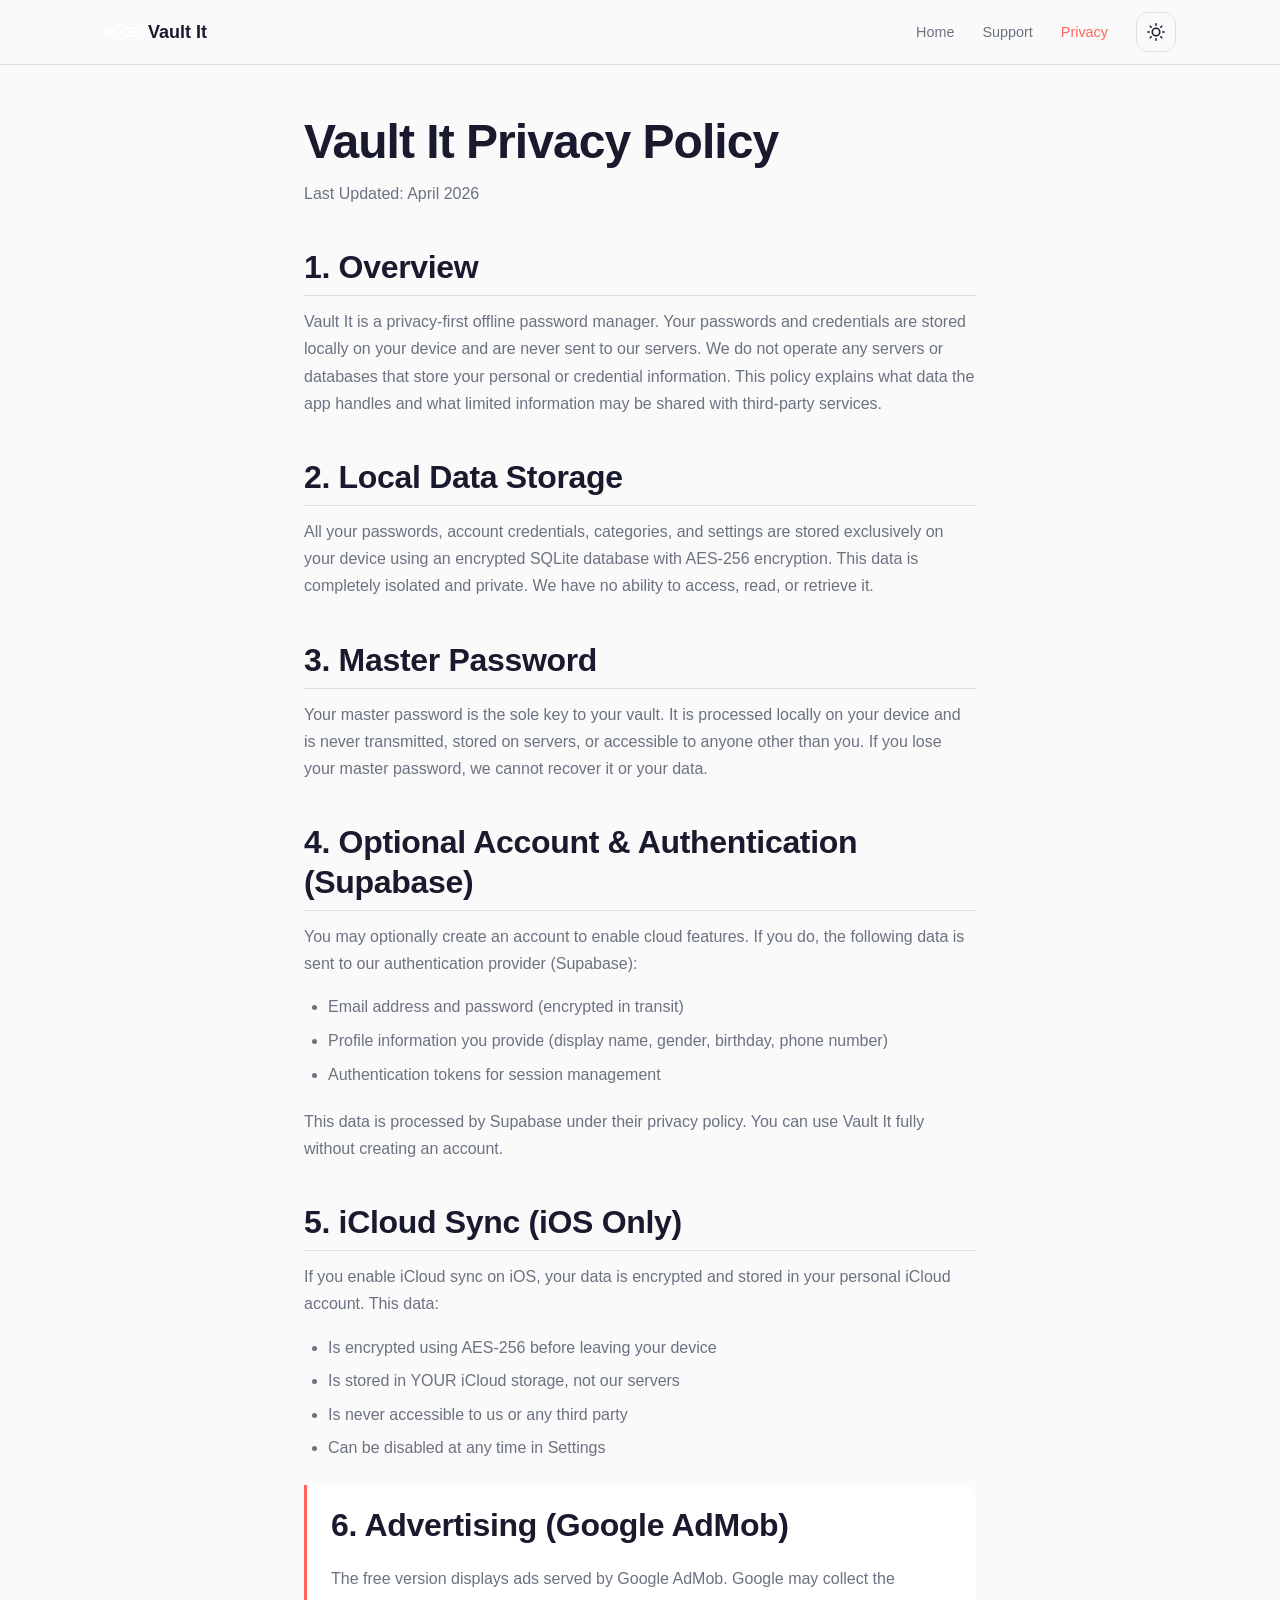
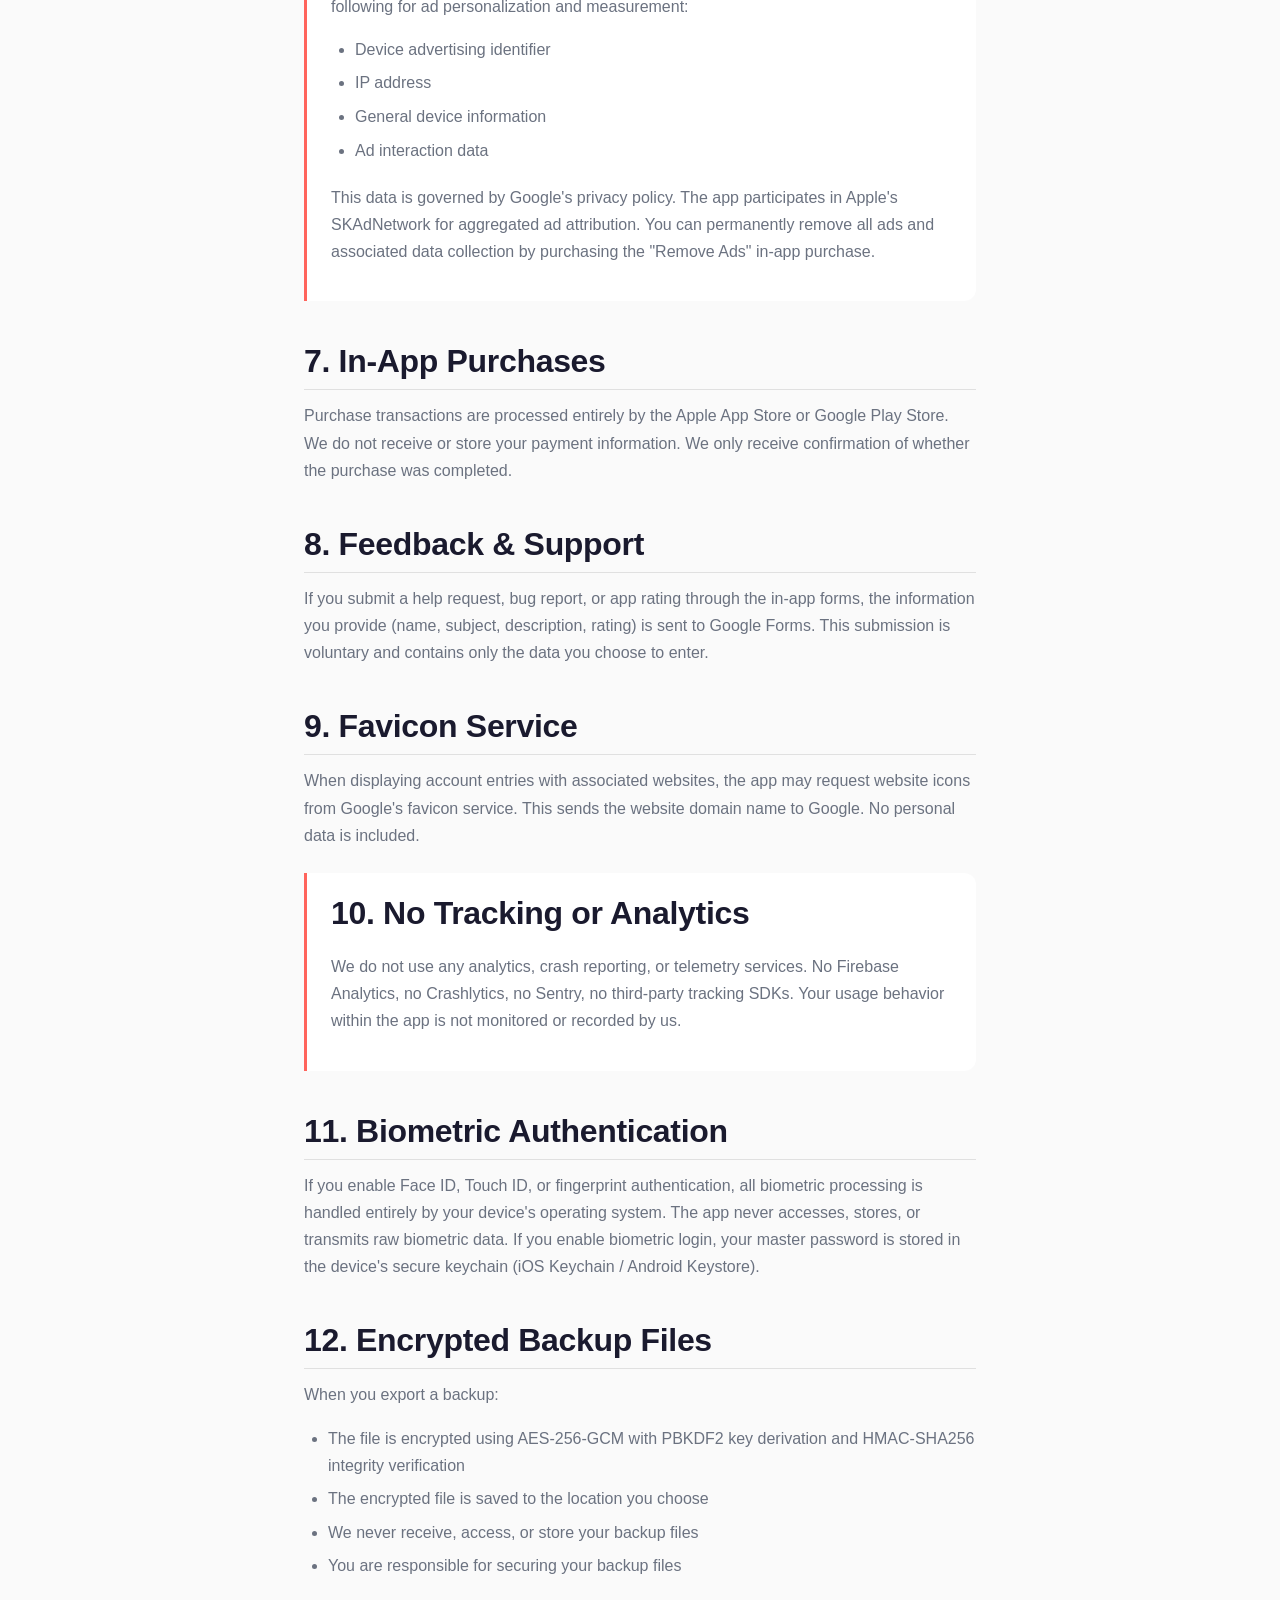
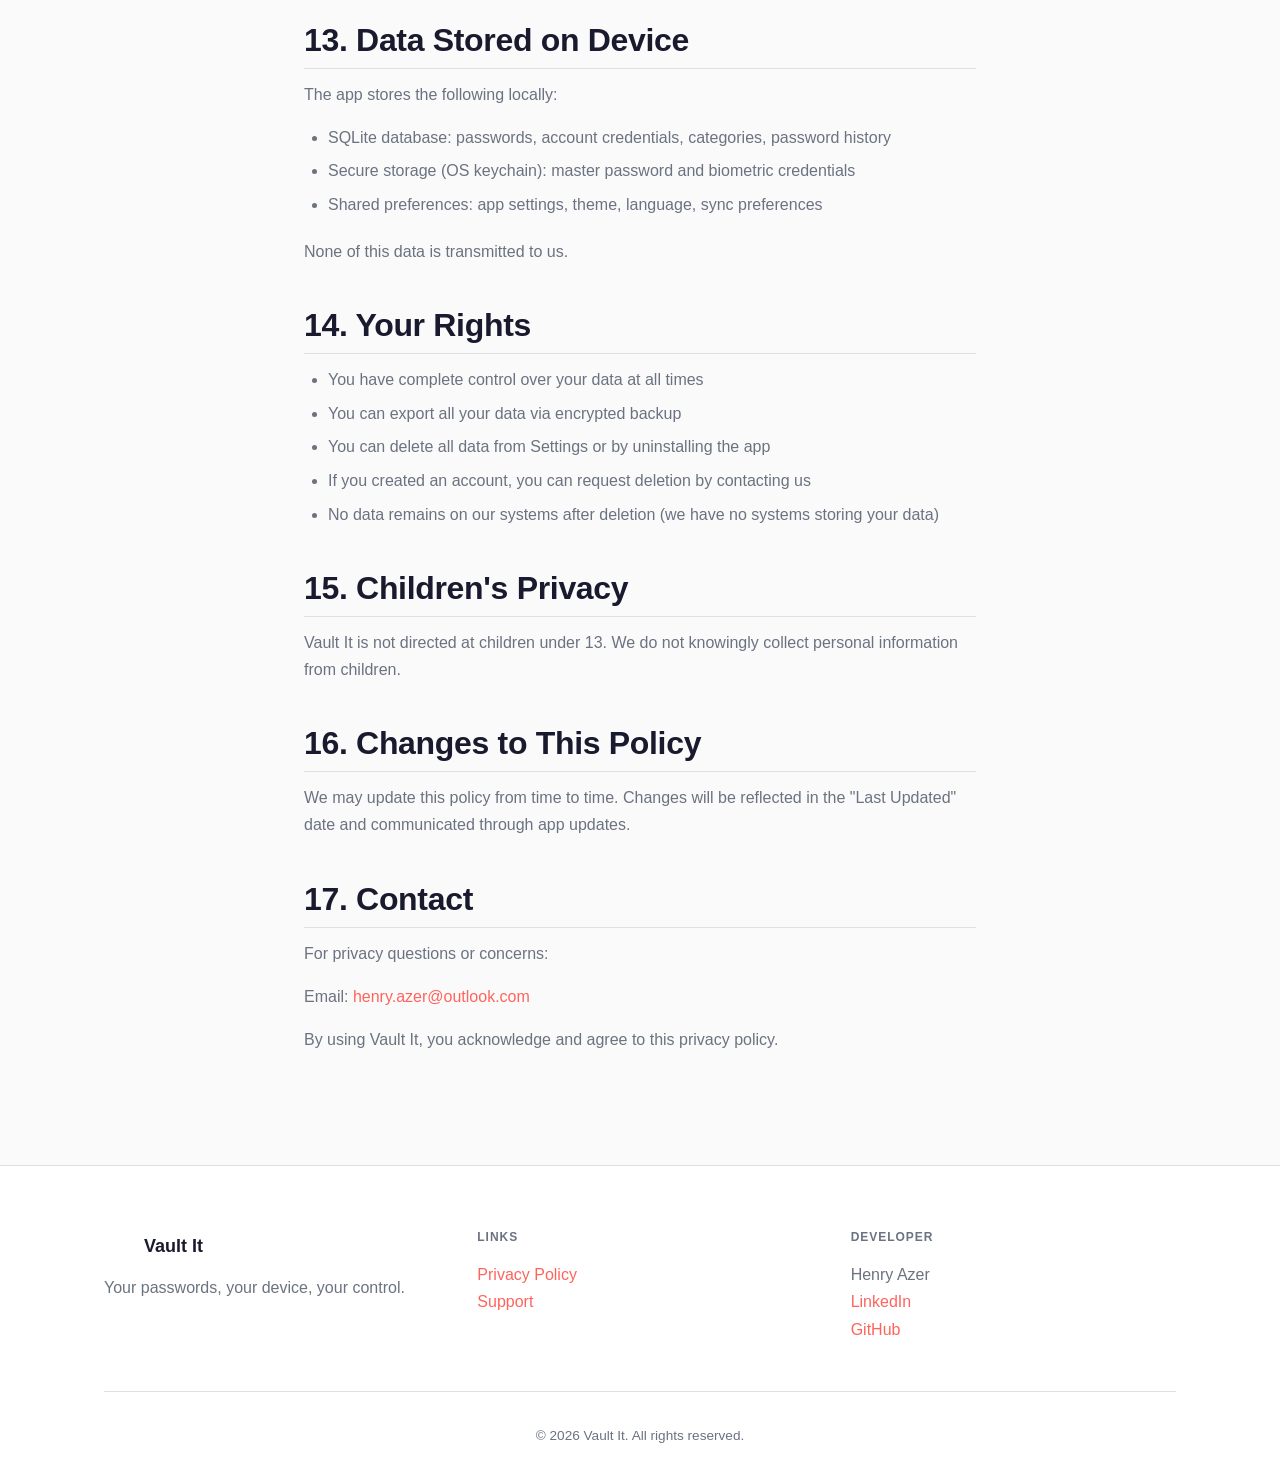
<file: privacy-policy.html>
<!DOCTYPE html>
<html lang="en">
<head>
  <meta charset="UTF-8">
  <meta name="viewport" content="width=device-width, initial-scale=1.0">
  <title>Privacy Policy — Vault It | Secure Offline Password Manager</title>
  <link rel="icon" href="assets/favicon.png" type="image/png">
  <link rel="apple-touch-icon" href="assets/apple-touch-icon.png">
  <link rel="stylesheet" href="css/styles.css">
</head>
<body>

<!-- Nav Bar -->
<nav class="nav">
  <div class="nav__inner">
    <a href="index.html" class="nav__brand">
      <img src="assets/logo-light.png" alt="Vault It" data-logo>
      <span>Vault It</span>
    </a>
    <ul class="nav__links">
      <li><a href="index.html">Home</a></li>
      <li><a href="support.html">Support</a></li>
      <li><a href="privacy-policy.html" style="color: var(--primary);">Privacy</a></li>
      <li>
        <button class="theme-toggle" onclick="toggleTheme()" aria-label="Toggle theme">
          <svg class="icon-sun" xmlns="http://www.w3.org/2000/svg" width="18" height="18" viewBox="0 0 24 24" fill="none" stroke="currentColor" stroke-width="2" stroke-linecap="round" stroke-linejoin="round"><circle cx="12" cy="12" r="5"/><line x1="12" y1="1" x2="12" y2="3"/><line x1="12" y1="21" x2="12" y2="23"/><line x1="4.22" y1="4.22" x2="5.64" y2="5.64"/><line x1="18.36" y1="18.36" x2="19.78" y2="19.78"/><line x1="1" y1="12" x2="3" y2="12"/><line x1="21" y1="12" x2="23" y2="12"/><line x1="4.22" y1="19.78" x2="5.64" y2="18.36"/><line x1="18.36" y1="5.64" x2="19.78" y2="4.22"/></svg>
          <svg class="icon-moon" xmlns="http://www.w3.org/2000/svg" width="18" height="18" viewBox="0 0 24 24" fill="none" stroke="currentColor" stroke-width="2" stroke-linecap="round" stroke-linejoin="round"><path d="M21 12.79A9 9 0 1 1 11.21 3 7 7 0 0 0 21 12.79z"/></svg>
        </button>
      </li>
    </ul>
    <button class="nav__toggle" onclick="toggleMobileNav()" aria-label="Menu">
      <svg xmlns="http://www.w3.org/2000/svg" width="24" height="24" viewBox="0 0 24 24" fill="none" stroke="currentColor" stroke-width="2"><line x1="3" y1="12" x2="21" y2="12"/><line x1="3" y1="6" x2="21" y2="6"/><line x1="3" y1="18" x2="21" y2="18"/></svg>
    </button>
  </div>
</nav>
<div class="nav__mobile-menu">
  <a href="index.html" onclick="closeMobileNav()">Home</a>
  <a href="support.html" onclick="closeMobileNav()">Support</a>
  <a href="privacy-policy.html" onclick="closeMobileNav()">Privacy</a>
</div>

<!-- Main Content -->
<main>
  <section class="section" style="padding-top: 7rem;">
    <div class="container--narrow policy-content">

      <h1 style="margin-bottom: 0.5rem;">Vault It Privacy Policy</h1>
      <p style="color: var(--text-secondary); margin-bottom: 2.5rem;">Last Updated: April 2026</p>

      <!-- Section 1 -->
      <h2>1. Overview</h2>
      <p>Vault It is a privacy-first offline password manager. Your passwords and credentials are stored locally on your device and are never sent to our servers. We do not operate any servers or databases that store your personal or credential information. This policy explains what data the app handles and what limited information may be shared with third-party services.</p>

      <!-- Section 2 -->
      <h2>2. Local Data Storage</h2>
      <p>All your passwords, account credentials, categories, and settings are stored exclusively on your device using an encrypted SQLite database with AES-256 encryption. This data is completely isolated and private. We have no ability to access, read, or retrieve it.</p>

      <!-- Section 3 -->
      <h2>3. Master Password</h2>
      <p>Your master password is the sole key to your vault. It is processed locally on your device and is never transmitted, stored on servers, or accessible to anyone other than you. If you lose your master password, we cannot recover it or your data.</p>

      <!-- Section 4 -->
      <h2>4. Optional Account &amp; Authentication (Supabase)</h2>
      <p>You may optionally create an account to enable cloud features. If you do, the following data is sent to our authentication provider (Supabase):</p>
      <ul>
        <li>Email address and password (encrypted in transit)</li>
        <li>Profile information you provide (display name, gender, birthday, phone number)</li>
        <li>Authentication tokens for session management</li>
      </ul>
      <p>This data is processed by Supabase under their privacy policy. You can use Vault It fully without creating an account.</p>

      <!-- Section 5 -->
      <h2>5. iCloud Sync (iOS Only)</h2>
      <p>If you enable iCloud sync on iOS, your data is encrypted and stored in your personal iCloud account. This data:</p>
      <ul>
        <li>Is encrypted using AES-256 before leaving your device</li>
        <li>Is stored in YOUR iCloud storage, not our servers</li>
        <li>Is never accessible to us or any third party</li>
        <li>Can be disabled at any time in Settings</li>
      </ul>

      <!-- Section 6 -->
      <div class="callout">
        <h2>6. Advertising (Google AdMob)</h2>
        <p>The free version displays ads served by Google AdMob. Google may collect the following for ad personalization and measurement:</p>
        <ul>
          <li>Device advertising identifier</li>
          <li>IP address</li>
          <li>General device information</li>
          <li>Ad interaction data</li>
        </ul>
        <p>This data is governed by Google's privacy policy. The app participates in Apple's SKAdNetwork for aggregated ad attribution. You can permanently remove all ads and associated data collection by purchasing the "Remove Ads" in-app purchase.</p>
      </div>

      <!-- Section 7 -->
      <h2>7. In-App Purchases</h2>
      <p>Purchase transactions are processed entirely by the Apple App Store or Google Play Store. We do not receive or store your payment information. We only receive confirmation of whether the purchase was completed.</p>

      <!-- Section 8 -->
      <h2>8. Feedback &amp; Support</h2>
      <p>If you submit a help request, bug report, or app rating through the in-app forms, the information you provide (name, subject, description, rating) is sent to Google Forms. This submission is voluntary and contains only the data you choose to enter.</p>

      <!-- Section 9 -->
      <h2>9. Favicon Service</h2>
      <p>When displaying account entries with associated websites, the app may request website icons from Google's favicon service. This sends the website domain name to Google. No personal data is included.</p>

      <!-- Section 10 -->
      <div class="callout">
        <h2>10. No Tracking or Analytics</h2>
        <p>We do not use any analytics, crash reporting, or telemetry services. No Firebase Analytics, no Crashlytics, no Sentry, no third-party tracking SDKs. Your usage behavior within the app is not monitored or recorded by us.</p>
      </div>

      <!-- Section 11 -->
      <h2>11. Biometric Authentication</h2>
      <p>If you enable Face ID, Touch ID, or fingerprint authentication, all biometric processing is handled entirely by your device's operating system. The app never accesses, stores, or transmits raw biometric data. If you enable biometric login, your master password is stored in the device's secure keychain (iOS Keychain / Android Keystore).</p>

      <!-- Section 12 -->
      <h2>12. Encrypted Backup Files</h2>
      <p>When you export a backup:</p>
      <ul>
        <li>The file is encrypted using AES-256-GCM with PBKDF2 key derivation and HMAC-SHA256 integrity verification</li>
        <li>The encrypted file is saved to the location you choose</li>
        <li>We never receive, access, or store your backup files</li>
        <li>You are responsible for securing your backup files</li>
      </ul>

      <!-- Section 13 -->
      <h2>13. Data Stored on Device</h2>
      <p>The app stores the following locally:</p>
      <ul>
        <li>SQLite database: passwords, account credentials, categories, password history</li>
        <li>Secure storage (OS keychain): master password and biometric credentials</li>
        <li>Shared preferences: app settings, theme, language, sync preferences</li>
      </ul>
      <p>None of this data is transmitted to us.</p>

      <!-- Section 14 -->
      <h2>14. Your Rights</h2>
      <ul>
        <li>You have complete control over your data at all times</li>
        <li>You can export all your data via encrypted backup</li>
        <li>You can delete all data from Settings or by uninstalling the app</li>
        <li>If you created an account, you can request deletion by contacting us</li>
        <li>No data remains on our systems after deletion (we have no systems storing your data)</li>
      </ul>

      <!-- Section 15 -->
      <h2>15. Children's Privacy</h2>
      <p>Vault It is not directed at children under 13. We do not knowingly collect personal information from children.</p>

      <!-- Section 16 -->
      <h2>16. Changes to This Policy</h2>
      <p>We may update this policy from time to time. Changes will be reflected in the "Last Updated" date and communicated through app updates.</p>

      <!-- Section 17 -->
      <h2>17. Contact</h2>
      <p>For privacy questions or concerns:</p>
      <p>Email: <a href="mailto:henry.azer@outlook.com">henry.azer@outlook.com</a></p>

      <p>By using Vault It, you acknowledge and agree to this privacy policy.</p>

    </div>
  </section>
</main>

<!-- Footer -->
<footer class="footer">
  <div class="container">
    <div class="footer__grid">
      <div class="footer__col">
        <a href="index.html" class="footer__brand">
          <img src="assets/logo-light.png" alt="Vault It" data-logo>
          <span>Vault It</span>
        </a>
        <p>Your passwords, your device, your control.</p>
      </div>
      <div class="footer__col">
        <h4>Links</h4>
        <ul>
          <li><a href="privacy-policy.html">Privacy Policy</a></li>
          <li><a href="support.html">Support</a></li>
        </ul>
      </div>
      <div class="footer__col">
        <h4>Developer</h4>
        <p>Henry Azer</p>
        <ul>
          <li><a href="https://linkedin.com/in/henry-azer" target="_blank" rel="noopener">LinkedIn</a></li>
          <li><a href="https://github.com/henry-azer" target="_blank" rel="noopener">GitHub</a></li>
        </ul>
      </div>
    </div>
    <div class="footer__bottom">
      <p>&copy; 2026 Vault It. All rights reserved.</p>
    </div>
  </div>
</footer>

<script src="js/main.js"></script>
</body>
</html>
</file>
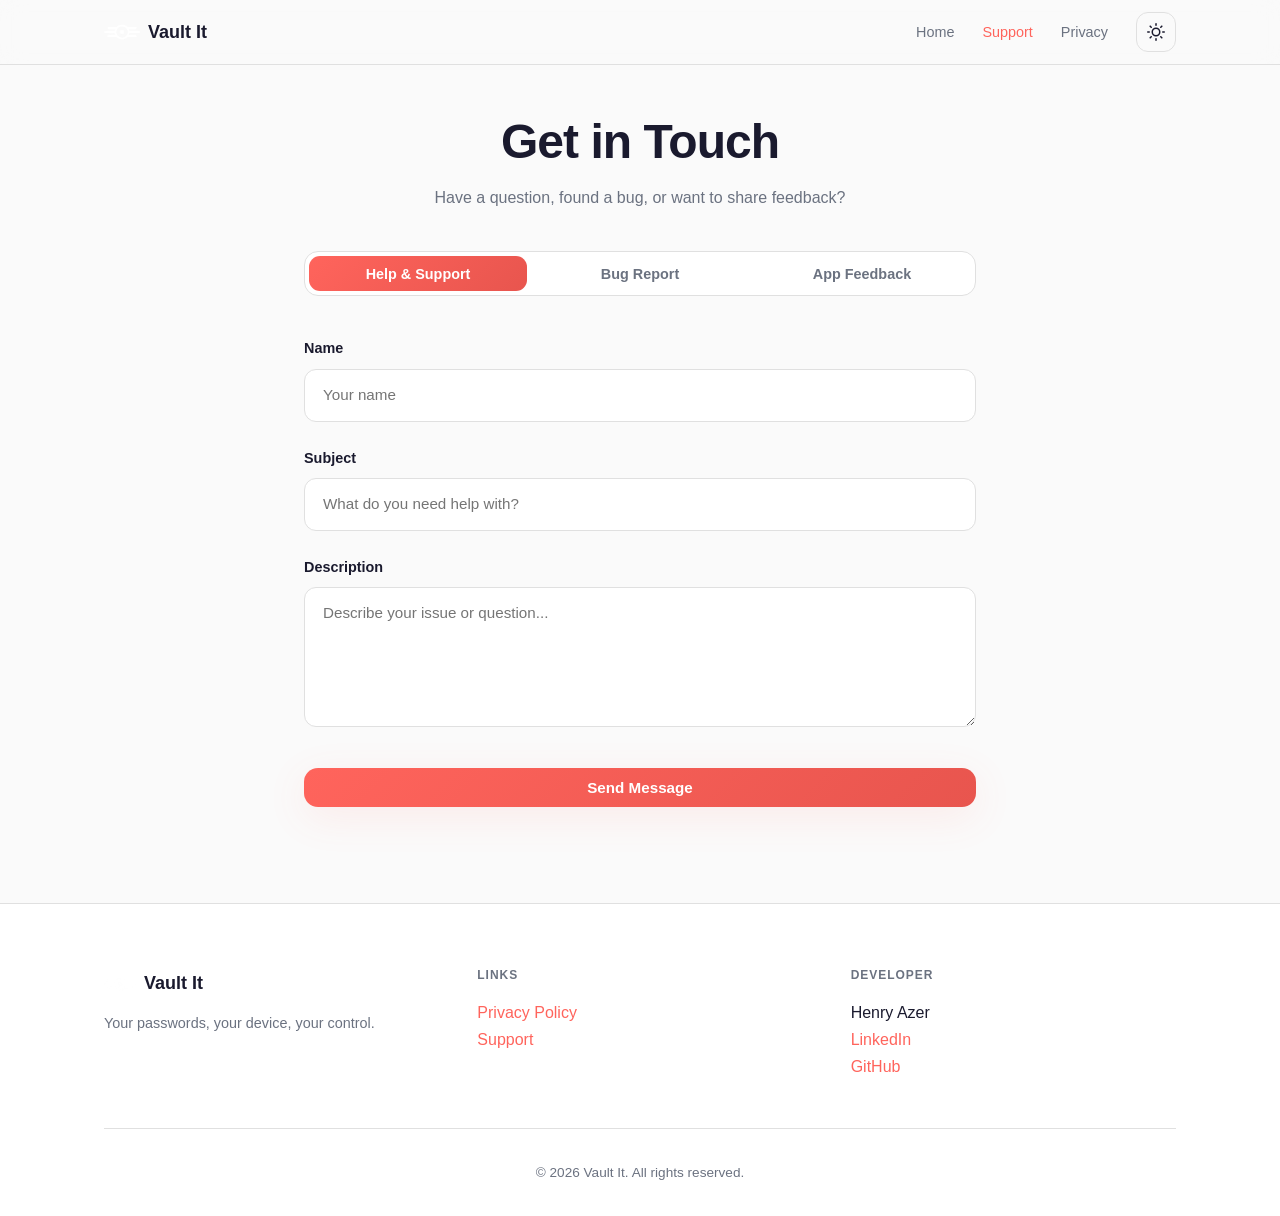
<file: support.html>
<!DOCTYPE html>
<html lang="en">
<head>
  <meta charset="UTF-8">
  <meta name="viewport" content="width=device-width, initial-scale=1.0">
  <title>Support — Vault It | Secure Offline Password Manager</title>
  <link rel="icon" href="assets/favicon.png" type="image/png">
  <link rel="apple-touch-icon" href="assets/apple-touch-icon.png">
  <link rel="stylesheet" href="css/styles.css">
</head>
<body>

<!-- Nav Bar -->
<nav class="nav">
  <div class="nav__inner">
    <a href="index.html" class="nav__brand">
      <img src="assets/logo-light.png" alt="Vault It" data-logo>
      <span>Vault It</span>
    </a>
    <ul class="nav__links">
      <li><a href="index.html">Home</a></li>
      <li><a href="support.html" style="color: var(--primary);">Support</a></li>
      <li><a href="privacy-policy.html">Privacy</a></li>
      <li>
        <button class="theme-toggle" onclick="toggleTheme()" aria-label="Toggle theme">
          <svg class="icon-sun" xmlns="http://www.w3.org/2000/svg" width="18" height="18" viewBox="0 0 24 24" fill="none" stroke="currentColor" stroke-width="2" stroke-linecap="round" stroke-linejoin="round"><circle cx="12" cy="12" r="5"/><line x1="12" y1="1" x2="12" y2="3"/><line x1="12" y1="21" x2="12" y2="23"/><line x1="4.22" y1="4.22" x2="5.64" y2="5.64"/><line x1="18.36" y1="18.36" x2="19.78" y2="19.78"/><line x1="1" y1="12" x2="3" y2="12"/><line x1="21" y1="12" x2="23" y2="12"/><line x1="4.22" y1="19.78" x2="5.64" y2="18.36"/><line x1="18.36" y1="5.64" x2="19.78" y2="4.22"/></svg>
          <svg class="icon-moon" xmlns="http://www.w3.org/2000/svg" width="18" height="18" viewBox="0 0 24 24" fill="none" stroke="currentColor" stroke-width="2" stroke-linecap="round" stroke-linejoin="round"><path d="M21 12.79A9 9 0 1 1 11.21 3 7 7 0 0 0 21 12.79z"/></svg>
        </button>
      </li>
    </ul>
    <button class="nav__toggle" onclick="toggleMobileNav()" aria-label="Menu">
      <svg xmlns="http://www.w3.org/2000/svg" width="24" height="24" viewBox="0 0 24 24" fill="none" stroke="currentColor" stroke-width="2"><line x1="3" y1="12" x2="21" y2="12"/><line x1="3" y1="6" x2="21" y2="6"/><line x1="3" y1="18" x2="21" y2="18"/></svg>
    </button>
  </div>
</nav>
<div class="nav__mobile-menu">
  <a href="index.html" onclick="closeMobileNav()">Home</a>
  <a href="support.html" onclick="closeMobileNav()">Support</a>
  <a href="privacy-policy.html" onclick="closeMobileNav()">Privacy</a>
</div>

<!-- Main Content -->
<main>
  <section class="section" style="padding-top: 7rem;">
    <div class="container--narrow">
      <div class="support-header">
        <h1>Get in Touch</h1>
        <p>Have a question, found a bug, or want to share feedback?</p>
      </div>

      <!-- Type Selector Pills -->
      <div class="pills">
        <button class="pill active" data-type="help">Help &amp; Support</button>
        <button class="pill" data-type="bug">Bug Report</button>
        <button class="pill" data-type="feedback">App Feedback</button>
      </div>

      <!-- Support Form -->
      <form class="support-form" id="support-form">

        <!-- Help Section (visible by default) -->
        <div class="form-section" data-section="help">
          <div class="form-group">
            <label for="help-name">Name</label>
            <input type="text" id="help-name" data-field="name" placeholder="Your name" required>
            <p class="error-msg">Please enter your name</p>
          </div>
          <div class="form-group">
            <label for="help-subject">Subject</label>
            <input type="text" id="help-subject" data-field="subject" placeholder="What do you need help with?" required>
            <p class="error-msg">Please enter a subject</p>
          </div>
          <div class="form-group">
            <label for="help-desc">Description</label>
            <textarea id="help-desc" data-field="description" placeholder="Describe your issue or question..." required></textarea>
            <p class="error-msg">Please enter a description</p>
          </div>
        </div>

        <!-- Bug Section (hidden) -->
        <div class="form-section" data-section="bug" style="display: none;">
          <div class="form-group">
            <label for="bug-name">Name</label>
            <input type="text" id="bug-name" data-field="name" placeholder="Your name" required>
            <p class="error-msg">Please enter your name</p>
          </div>
          <div class="form-group">
            <label for="bug-subject">Subject</label>
            <input type="text" id="bug-subject" data-field="subject" placeholder="Brief description of the bug" required>
            <p class="error-msg">Please enter a subject</p>
          </div>
          <div class="form-group">
            <label for="bug-desc">Description</label>
            <textarea id="bug-desc" data-field="description" placeholder="Steps to reproduce, expected vs actual behavior..." required></textarea>
            <p class="error-msg">Please enter a description</p>
          </div>
        </div>

        <!-- Feedback Section (hidden) -->
        <div class="form-section" data-section="feedback" style="display: none;">
          <div class="form-group">
            <label for="fb-name">Name</label>
            <input type="text" id="fb-name" data-field="name" placeholder="Your name" required>
            <p class="error-msg">Please enter your name</p>
          </div>
          <div class="form-group">
            <label>Rating</label>
            <div class="star-rating">
              <input type="radio" id="star5" name="rating" value="5"><label for="star5">&#9733;</label>
              <input type="radio" id="star4" name="rating" value="4"><label for="star4">&#9733;</label>
              <input type="radio" id="star3" name="rating" value="3"><label for="star3">&#9733;</label>
              <input type="radio" id="star2" name="rating" value="2"><label for="star2">&#9733;</label>
              <input type="radio" id="star1" name="rating" value="1"><label for="star1">&#9733;</label>
            </div>
            <p class="error-msg">Please select a rating</p>
          </div>
          <div class="form-group">
            <label for="fb-desc">Description</label>
            <textarea id="fb-desc" data-field="description" placeholder="Tell us what you think..." required></textarea>
            <p class="error-msg">Please enter a description</p>
          </div>
        </div>

        <button type="submit" class="btn btn--primary" style="width: 100%; margin-top: 0.5rem;">Send Message</button>
      </form>
    </div>
  </section>
</main>

<!-- Footer -->
<footer class="footer">
  <div class="container">
    <div class="footer__grid">
      <div class="footer__col">
        <a href="index.html" class="footer__brand">
          <img src="assets/logo-light.png" alt="Vault It" data-logo>
          <span>Vault It</span>
        </a>
        <p class="footer__tagline">Your passwords, your device, your control.</p>
      </div>
      <div class="footer__col">
        <h4>Links</h4>
        <ul>
          <li><a href="privacy-policy.html">Privacy Policy</a></li>
          <li><a href="support.html">Support</a></li>
        </ul>
      </div>
      <div class="footer__col">
        <h4>Developer</h4>
        <ul>
          <li><span>Henry Azer</span></li>
          <li><a href="https://www.linkedin.com/in/henry-azer" target="_blank" rel="noopener">LinkedIn</a></li>
          <li><a href="https://github.com/henry-azer" target="_blank" rel="noopener">GitHub</a></li>
        </ul>
      </div>
    </div>
    <div class="footer__bottom">
      <p>&copy; 2026 Vault It. All rights reserved.</p>
    </div>
  </div>
</footer>

<script src="js/main.js"></script>
</body>
</html>
</file>
<file: css/styles.css>
/* ============================================================
   Vault It Design System
   Shared CSS for GitHub Pages site
   ============================================================ */

/* ----------------------------------------------------------
   1. Design Tokens (Light Mode)
   ---------------------------------------------------------- */
:root {
  --primary: #FF645C;
  --secondary: #E8554E;
  --bg: #FAFAFA;
  --surface: #FFFFFF;
  --text-primary: #1A1A2E;
  --text-secondary: #6B7280;
  --border: #E0E0E0;
  --gradient-start: #FF645C;
  --gradient-end: #E8554E;
  --nav-bg: rgba(250, 250, 250, 0.85);
  --shadow: 0 1px 3px rgba(0, 0, 0, 0.08);
  --shadow-lg: 0 10px 40px rgba(255, 100, 92, 0.1);
}

/* Dark Mode */
[data-theme="dark"] {
  --primary: #FF7A73;
  --secondary: #FF9E99;
  --bg: #16213E;
  --surface: #1E2746;
  --text-primary: #F8FAFC;
  --text-secondary: #9CA3AF;
  --border: #2E3A59;
  --nav-bg: rgba(22, 33, 62, 0.85);
  --shadow: 0 1px 3px rgba(0, 0, 0, 0.3);
  --shadow-lg: 0 10px 40px rgba(255, 122, 115, 0.1);
}

/* ----------------------------------------------------------
   2. Reset & Base
   ---------------------------------------------------------- */
*,
*::before,
*::after {
  box-sizing: border-box;
  margin: 0;
  padding: 0;
}

html {
  scroll-behavior: smooth;
  scroll-padding-top: 80px;
}

body {
  font-family: -apple-system, BlinkMacSystemFont, "Segoe UI", Roboto,
    Oxygen-Sans, Ubuntu, Cantarell, "Helvetica Neue", sans-serif;
  font-size: 1rem;
  line-height: 1.7;
  color: var(--text-primary);
  background-color: var(--bg);
  -webkit-font-smoothing: antialiased;
  -moz-osx-font-smoothing: grayscale;
}

img {
  max-width: 100%;
  display: block;
}

ul,
ol {
  list-style: none;
}

a {
  color: var(--primary);
  text-decoration: none;
  transition: color 0.2s ease;
}

a:hover {
  color: var(--secondary);
}

/* ----------------------------------------------------------
   3. Typography
   ---------------------------------------------------------- */
h1,
h2,
h3,
h4,
h5,
h6 {
  color: var(--text-primary);
  line-height: 1.25;
}

h1 {
  font-size: 3rem;
  font-weight: 700;
  letter-spacing: -0.02em;
}

h2 {
  font-size: 2rem;
  font-weight: 700;
  letter-spacing: -0.01em;
}

h3 {
  font-size: 1.15rem;
  font-weight: 600;
}

p {
  color: var(--text-secondary);
}

/* ----------------------------------------------------------
   4. Layout
   ---------------------------------------------------------- */
.container {
  width: 100%;
  max-width: 1120px;
  margin: 0 auto;
  padding: 0 1.5rem;
}

.container--narrow {
  width: 100%;
  max-width: 720px;
  margin: 0 auto;
  padding: 0 1.5rem;
}

.section {
  padding: 6rem 0;
}

.section__header {
  text-align: center;
  max-width: 640px;
  margin: 0 auto 3rem;
}
.section__header p {
  margin-top: 0.75rem;
  font-size: 1.1rem;
}

/* ----------------------------------------------------------
   5. Navigation Bar
   ---------------------------------------------------------- */
.nav {
  position: fixed;
  top: 0;
  left: 0;
  right: 0;
  z-index: 1000;
  background-color: var(--nav-bg);
  backdrop-filter: blur(12px);
  -webkit-backdrop-filter: blur(12px);
  border-bottom: 1px solid var(--border);
  transition: background-color 0.3s ease;
}

.nav__inner {
  display: flex;
  align-items: center;
  justify-content: space-between;
  height: 64px;
  max-width: 1120px;
  margin: 0 auto;
  padding: 0 1.5rem;
}

.nav__brand {
  display: flex;
  align-items: center;
  gap: 0.5rem;
  text-decoration: none;
  color: var(--text-primary);
  font-weight: 700;
  font-size: 1.125rem;
}

.nav__brand img {
  width: 36px;
  height: 36px;
  border-radius: 8px;
}

.nav__links {
  display: flex;
  align-items: center;
  gap: 1.75rem;
}

.nav__links a {
  color: var(--text-secondary);
  font-size: 0.9rem;
  font-weight: 500;
  transition: color 0.2s ease;
}

.nav__links a:hover {
  color: var(--primary);
}

.nav__toggle {
  display: none;
  background: none;
  border: none;
  cursor: pointer;
  padding: 0.5rem;
  color: var(--text-primary);
}

.nav__toggle svg {
  width: 24px;
  height: 24px;
}

/* Theme Toggle */
.theme-toggle {
  display: flex;
  align-items: center;
  justify-content: center;
  width: 40px;
  height: 40px;
  border: 1px solid var(--border);
  border-radius: 12px;
  background: transparent;
  color: var(--text-primary);
  cursor: pointer;
  transition: border-color 0.2s ease, background-color 0.2s ease;
}

.theme-toggle:hover {
  border-color: var(--primary);
  background-color: var(--surface);
}

.theme-toggle .icon-sun {
  display: block;
}

.theme-toggle .icon-moon {
  display: none;
}

[data-theme="dark"] .theme-toggle .icon-sun {
  display: none;
}

[data-theme="dark"] .theme-toggle .icon-moon {
  display: block;
}

/* ----------------------------------------------------------
   6. Mobile Navigation
   ---------------------------------------------------------- */
.nav__mobile-menu {
  position: fixed;
  inset: 0;
  z-index: 999;
  background-color: var(--bg);
  display: flex;
  flex-direction: column;
  align-items: center;
  justify-content: center;
  gap: 2rem;
  opacity: 0;
  visibility: hidden;
  transition: opacity 0.3s ease, visibility 0.3s ease;
}

.nav__mobile-menu.active {
  opacity: 1;
  visibility: visible;
}

.nav__mobile-menu a {
  font-size: 1.5rem;
  font-weight: 600;
  color: var(--text-primary);
}

.nav__mobile-menu a:hover {
  color: var(--primary);
}

body.nav-open {
  overflow: hidden;
}

/* ----------------------------------------------------------
   7. Buttons
   ---------------------------------------------------------- */
.btn {
  display: inline-flex;
  align-items: center;
  justify-content: center;
  gap: 0.5rem;
  padding: 0.75rem 1.75rem;
  border-radius: 14px;
  font-size: 0.95rem;
  font-weight: 600;
  line-height: 1;
  cursor: pointer;
  border: none;
  text-decoration: none;
  transition: transform 0.2s ease, box-shadow 0.2s ease, opacity 0.2s ease;
}

.btn:hover {
  transform: translateY(-1px);
}

.btn:active {
  transform: translateY(0);
}

.btn--primary {
  background: linear-gradient(135deg, var(--gradient-start), var(--gradient-end));
  color: #ffffff;
  box-shadow: var(--shadow-lg);
}

.btn--primary:hover {
  color: #ffffff;
  box-shadow: 0 12px 44px rgba(255, 100, 92, 0.18);
}

.btn--outline {
  background: transparent;
  color: var(--primary);
  border: 2px solid var(--primary);
}

.btn--outline:hover {
  background-color: var(--primary);
  color: #ffffff;
}

/* ----------------------------------------------------------
   8. Cards
   ---------------------------------------------------------- */
.card {
  background-color: var(--surface);
  border: 1px solid var(--border);
  border-radius: 16px;
  padding: 1.75rem;
  box-shadow: var(--shadow);
  transition: transform 0.25s ease, box-shadow 0.25s ease;
}

.card:hover {
  transform: translateY(-4px);
  box-shadow: var(--shadow-lg);
}

/* ----------------------------------------------------------
   9. Callout
   ---------------------------------------------------------- */
.callout {
  background-color: var(--surface);
  border-left: 3px solid var(--primary);
  border-radius: 0 12px 12px 0;
  padding: 1.25rem 1.5rem;
}

/* ----------------------------------------------------------
   10. Footer
   ---------------------------------------------------------- */
.footer {
  background-color: var(--surface);
  border-top: 1px solid var(--border);
  padding: 4rem 0 2rem;
}

.footer__grid {
  display: grid;
  grid-template-columns: repeat(3, 1fr);
  gap: 3rem;
}

.footer__brand {
  display: flex;
  align-items: center;
  gap: 0.5rem;
  font-weight: 700;
  font-size: 1.125rem;
  color: var(--text-primary);
  margin-bottom: 0.75rem;
}

.footer__brand img {
  width: 32px;
  height: 32px;
  border-radius: 8px;
}

.footer__tagline {
  color: var(--text-secondary);
  font-size: 0.9rem;
  line-height: 1.6;
}

.footer h4 {
  font-size: 0.75rem;
  font-weight: 700;
  letter-spacing: 0.08em;
  text-transform: uppercase;
  color: var(--text-secondary);
  margin-bottom: 1rem;
}

.footer__links {
  display: flex;
  flex-direction: column;
  gap: 0.75rem;
}

.footer__links a {
  color: var(--text-secondary);
  font-size: 0.9rem;
  transition: color 0.2s ease;
}

.footer__links a:hover {
  color: var(--primary);
}

.footer__bottom {
  text-align: center;
  padding-top: 2rem;
  margin-top: 3rem;
  border-top: 1px solid var(--border);
  color: var(--text-secondary);
  font-size: 0.85rem;
}

/* ----------------------------------------------------------
   11. Phone Mockup
   ---------------------------------------------------------- */
.phone-frame {
  position: relative;
  width: 260px;
  height: 520px;
  border-radius: 32px;
  border: 4px solid #000000;
  background-color: #000000;
  overflow: hidden;
  box-shadow: 0 20px 60px rgba(0, 0, 0, 0.25);
  flex-shrink: 0;
}

.phone-frame::before {
  content: "";
  position: absolute;
  top: 0;
  left: 50%;
  transform: translateX(-50%);
  width: 100px;
  height: 24px;
  background-color: #000000;
  border-radius: 0 0 16px 16px;
  z-index: 2;
}

.phone-frame img {
  width: 100%;
  height: 100%;
  object-fit: cover;
}

/* ----------------------------------------------------------
   12. Carousel
   ---------------------------------------------------------- */
.carousel {
  overflow: hidden;
  position: relative;
}

.carousel__track {
  display: flex;
  transition: transform 0.5s ease;
}

.carousel__slide {
  flex: 0 0 100%;
  display: flex;
  align-items: center;
  justify-content: center;
}

.carousel__dots {
  display: flex;
  align-items: center;
  justify-content: center;
  gap: 0.5rem;
  margin-top: 1.5rem;
}

.carousel__dot {
  width: 10px;
  height: 10px;
  border-radius: 999px;
  background-color: var(--border);
  border: none;
  cursor: pointer;
  transition: width 0.3s ease, background-color 0.3s ease;
}

.carousel__dot.active {
  width: 24px;
  background-color: var(--primary);
}

/* ----------------------------------------------------------
   13. Form Elements
   ---------------------------------------------------------- */
.form-group {
  margin-bottom: 1.5rem;
}

.form-group label {
  display: block;
  font-weight: 600;
  font-size: 0.9rem;
  margin-bottom: 0.5rem;
  color: var(--text-primary);
}

.form-group input,
.form-group textarea {
  width: 100%;
  padding: 0.875rem 1.125rem;
  border: 1px solid var(--border);
  border-radius: 12px;
  background-color: var(--surface);
  color: var(--text-primary);
  font-family: inherit;
  font-size: 0.95rem;
  line-height: 1.5;
  transition: border-color 0.2s ease, box-shadow 0.2s ease;
}

.form-group input:focus,
.form-group textarea:focus {
  outline: none;
  border-color: var(--primary);
  box-shadow: 0 0 0 3px rgba(255, 100, 92, 0.15);
}

.form-group textarea {
  min-height: 140px;
  resize: vertical;
}

.error-msg {
  display: none;
  color: #EF4444;
  font-size: 0.8rem;
  margin-top: 0.35rem;
}

.form-group.has-error input,
.form-group.has-error textarea {
  border-color: #EF4444;
}

.form-group.has-error .error-msg {
  display: block;
}

/* ----------------------------------------------------------
   14. Pills
   ---------------------------------------------------------- */
.pills {
  display: flex;
  background-color: var(--surface);
  border: 1px solid var(--border);
  border-radius: 14px;
  padding: 4px;
  gap: 4px;
}

.pill {
  flex: 1;
  padding: 0.6rem 1rem;
  border: none;
  border-radius: 11px;
  background: transparent;
  color: var(--text-secondary);
  font-family: inherit;
  font-size: 0.9rem;
  font-weight: 600;
  cursor: pointer;
  text-align: center;
  transition: background 0.2s ease, color 0.2s ease;
}

.pill:hover {
  color: var(--text-primary);
}

.pill.active {
  background: linear-gradient(135deg, var(--gradient-start), var(--gradient-end));
  color: #ffffff;
}

/* ----------------------------------------------------------
   15. Star Rating
   ---------------------------------------------------------- */
.star-rating {
  display: flex;
  direction: rtl;
  gap: 0.15rem;
}

.star-rating input {
  display: none;
}

.star-rating label {
  font-size: 2rem;
  color: var(--border);
  cursor: pointer;
  transition: color 0.15s ease;
}

.star-rating label::before {
  content: "\2605";
}

.star-rating input:checked ~ label,
.star-rating label:hover,
.star-rating label:hover ~ label {
  color: #FBBF24;
}

/* ----------------------------------------------------------
   16. Toast
   ---------------------------------------------------------- */
.toast {
  position: fixed;
  bottom: 2rem;
  left: 50%;
  transform: translateX(-50%) translateY(120%);
  background-color: #22C55E;
  color: #ffffff;
  padding: 0.85rem 1.75rem;
  border-radius: 14px;
  font-weight: 600;
  font-size: 0.9rem;
  box-shadow: 0 8px 30px rgba(34, 197, 94, 0.3);
  opacity: 0;
  visibility: hidden;
  transition: transform 0.35s ease, opacity 0.35s ease, visibility 0.35s ease;
  z-index: 2000;
  white-space: nowrap;
}

.toast.show {
  transform: translateX(-50%) translateY(0);
  opacity: 1;
  visibility: visible;
}

/* ----------------------------------------------------------
   17. Scroll Animations
   ---------------------------------------------------------- */
.fade-in {
  opacity: 0;
  transform: translateY(20px);
  transition: opacity 0.6s ease, transform 0.6s ease;
}

.fade-in.visible {
  opacity: 1;
  transform: translateY(0);
}

@media (prefers-reduced-motion: reduce) {
  .fade-in {
    opacity: 1;
    transform: none;
    transition: none;
  }
}

/* ----------------------------------------------------------
   18. Store Badges
   ---------------------------------------------------------- */
.store-badges {
  display: flex;
  align-items: center;
  gap: 1rem;
  flex-wrap: wrap;
}

.store-badges img {
  height: 48px;
  width: auto;
}

/* ----------------------------------------------------------
   19. Hero Background Mesh
   ---------------------------------------------------------- */
.hero-bg {
  position: relative;
  overflow: hidden;
  background: linear-gradient(135deg, rgba(255,100,92,0.05) 0%, rgba(232,85,78,0.08) 50%, rgba(255,158,153,0.05) 100%);
}
.hero-bg::before {
  content: '';
  position: absolute;
  top: -50%;
  left: -50%;
  width: 200%;
  height: 200%;
  background: radial-gradient(circle at 30% 40%, rgba(255,100,92,0.12) 0%, transparent 50%),
              radial-gradient(circle at 70% 60%, rgba(232,85,78,0.08) 0%, transparent 50%);
  animation: meshFloat 20s ease-in-out infinite;
  z-index: 0;
}
@keyframes meshFloat {
  0%, 100% { transform: translate(0, 0) rotate(0deg); }
  33% { transform: translate(2%, -2%) rotate(1deg); }
  66% { transform: translate(-1%, 1%) rotate(-1deg); }
}
.hero-bg > * { position: relative; z-index: 1; }

/* ----------------------------------------------------------
   20. Feature Card Enhancements
   ---------------------------------------------------------- */
.features-grid .card {
  padding: 2.25rem 1.75rem;
}
.features-grid .card .icon-wrap {
  width: 64px;
  height: 64px;
  border-radius: 16px;
  background: linear-gradient(135deg, rgba(255,100,92,0.1), rgba(232,85,78,0.1));
  display: inline-flex;
  align-items: center;
  justify-content: center;
  margin-bottom: 1.25rem;
}
[data-theme="dark"] .features-grid .card .icon-wrap {
  background: linear-gradient(135deg, rgba(255,122,115,0.15), rgba(255,158,153,0.15));
}
.features-grid .card svg {
  width: 32px;
  height: 32px;
}

/* ----------------------------------------------------------
   21. Dark Mode Phone Glow
   ---------------------------------------------------------- */
[data-theme="dark"] .phone-frame {
  box-shadow: 0 20px 60px rgba(0,0,0,0.4), 0 0 40px rgba(255,100,92,0.15);
}

/* ----------------------------------------------------------
   22. Carousel Slide Spacing
   ---------------------------------------------------------- */
.carousel__slide {
  gap: 2rem;
  padding: 1rem 0;
}

/* ----------------------------------------------------------
   23. CTA Section Enhancements
   ---------------------------------------------------------- */
.cta-section {
  position: relative;
  overflow: hidden;
}
.cta-section::before {
  content: '';
  position: absolute;
  top: -50%;
  right: -20%;
  width: 500px;
  height: 500px;
  border-radius: 50%;
  background: rgba(255,255,255,0.05);
}
.cta-section::after {
  content: '';
  position: absolute;
  bottom: -30%;
  left: -10%;
  width: 400px;
  height: 400px;
  border-radius: 50%;
  background: rgba(255,255,255,0.03);
}
.cta-section > * { position: relative; z-index: 1; }
.cta-section h2 { font-size: 2.25rem; margin-bottom: 1rem; }
.cta-section p { font-size: 1.15rem; }

/* ----------------------------------------------------------
   24. Nav Active Indicator
   ---------------------------------------------------------- */
.nav__links a.active {
  color: var(--primary);
}

/* ----------------------------------------------------------
   25. Privacy Policy Content Spacing
   ---------------------------------------------------------- */
.policy-content h2 {
  margin-top: 2.5rem;
  margin-bottom: 0.75rem;
  padding-bottom: 0.5rem;
  border-bottom: 1px solid var(--border);
}
.policy-content p {
  margin-bottom: 1rem;
}
.policy-content ul {
  margin: 0.75rem 0 1.25rem 1.5rem;
  list-style: disc;
}
.policy-content li {
  margin-bottom: 0.4rem;
  color: var(--text-secondary);
}
.policy-content .callout {
  margin: 1.5rem 0;
}
.policy-content .callout h2 {
  margin-top: 0;
  border-bottom: none;
}

/* ----------------------------------------------------------
   26. Support Form Spacing
   ---------------------------------------------------------- */
.support-header {
  text-align: center;
  margin-bottom: 2.5rem;
}
.support-header h1 { margin-bottom: 0.75rem; }
.pills {
  margin-bottom: 2.5rem;
}

/* ----------------------------------------------------------
   27. Smooth Theme Transitions
   ---------------------------------------------------------- */
body, .nav, .card, .footer, .callout, .pills, .pill,
.form-group input, .form-group textarea, .phone-frame {
  transition: background-color 0.3s ease, border-color 0.3s ease, color 0.3s ease, box-shadow 0.3s ease;
}

/* ----------------------------------------------------------
   28. Content Link Hover Effects
   ---------------------------------------------------------- */
.policy-content a, .footer__links a {
  text-decoration: none;
  border-bottom: 1px solid transparent;
  transition: color 0.2s, border-color 0.2s;
}
.policy-content a:hover, .footer__links a:hover {
  border-bottom-color: var(--primary);
}

/* ----------------------------------------------------------
   Responsive — Tablet (max-width: 1024px)
   ---------------------------------------------------------- */
@media (max-width: 1024px) {
  h1 {
    font-size: 2.25rem;
  }

  h2 {
    font-size: 1.625rem;
  }

  .section {
    padding: 3.5rem 0;
  }

  .footer__grid {
    grid-template-columns: repeat(2, 1fr);
  }
}

/* ----------------------------------------------------------
   Responsive — Mobile (max-width: 768px)
   ---------------------------------------------------------- */
@media (max-width: 768px) {
  h1 {
    font-size: 1.875rem;
  }

  h2 {
    font-size: 1.375rem;
  }

  .section {
    padding: 2.5rem 0;
  }

  /* Nav: show toggle, hide desktop links */
  .nav__toggle {
    display: flex;
  }

  .nav__links {
    display: none;
  }

  /* Single column layouts */
  .footer__grid {
    grid-template-columns: 1fr;
    gap: 2rem;
  }

  /* Smaller phone mockup */
  .phone-frame {
    width: 200px;
    height: 400px;
    border-radius: 24px;
  }

  .phone-frame::before {
    width: 80px;
    height: 20px;
    border-radius: 0 0 12px 12px;
  }

  /* Pills stack vertically */
  .pills {
    flex-direction: column;
  }

  /* Store badges center on small screens */
  .store-badges {
    justify-content: center;
  }
}
</file>
